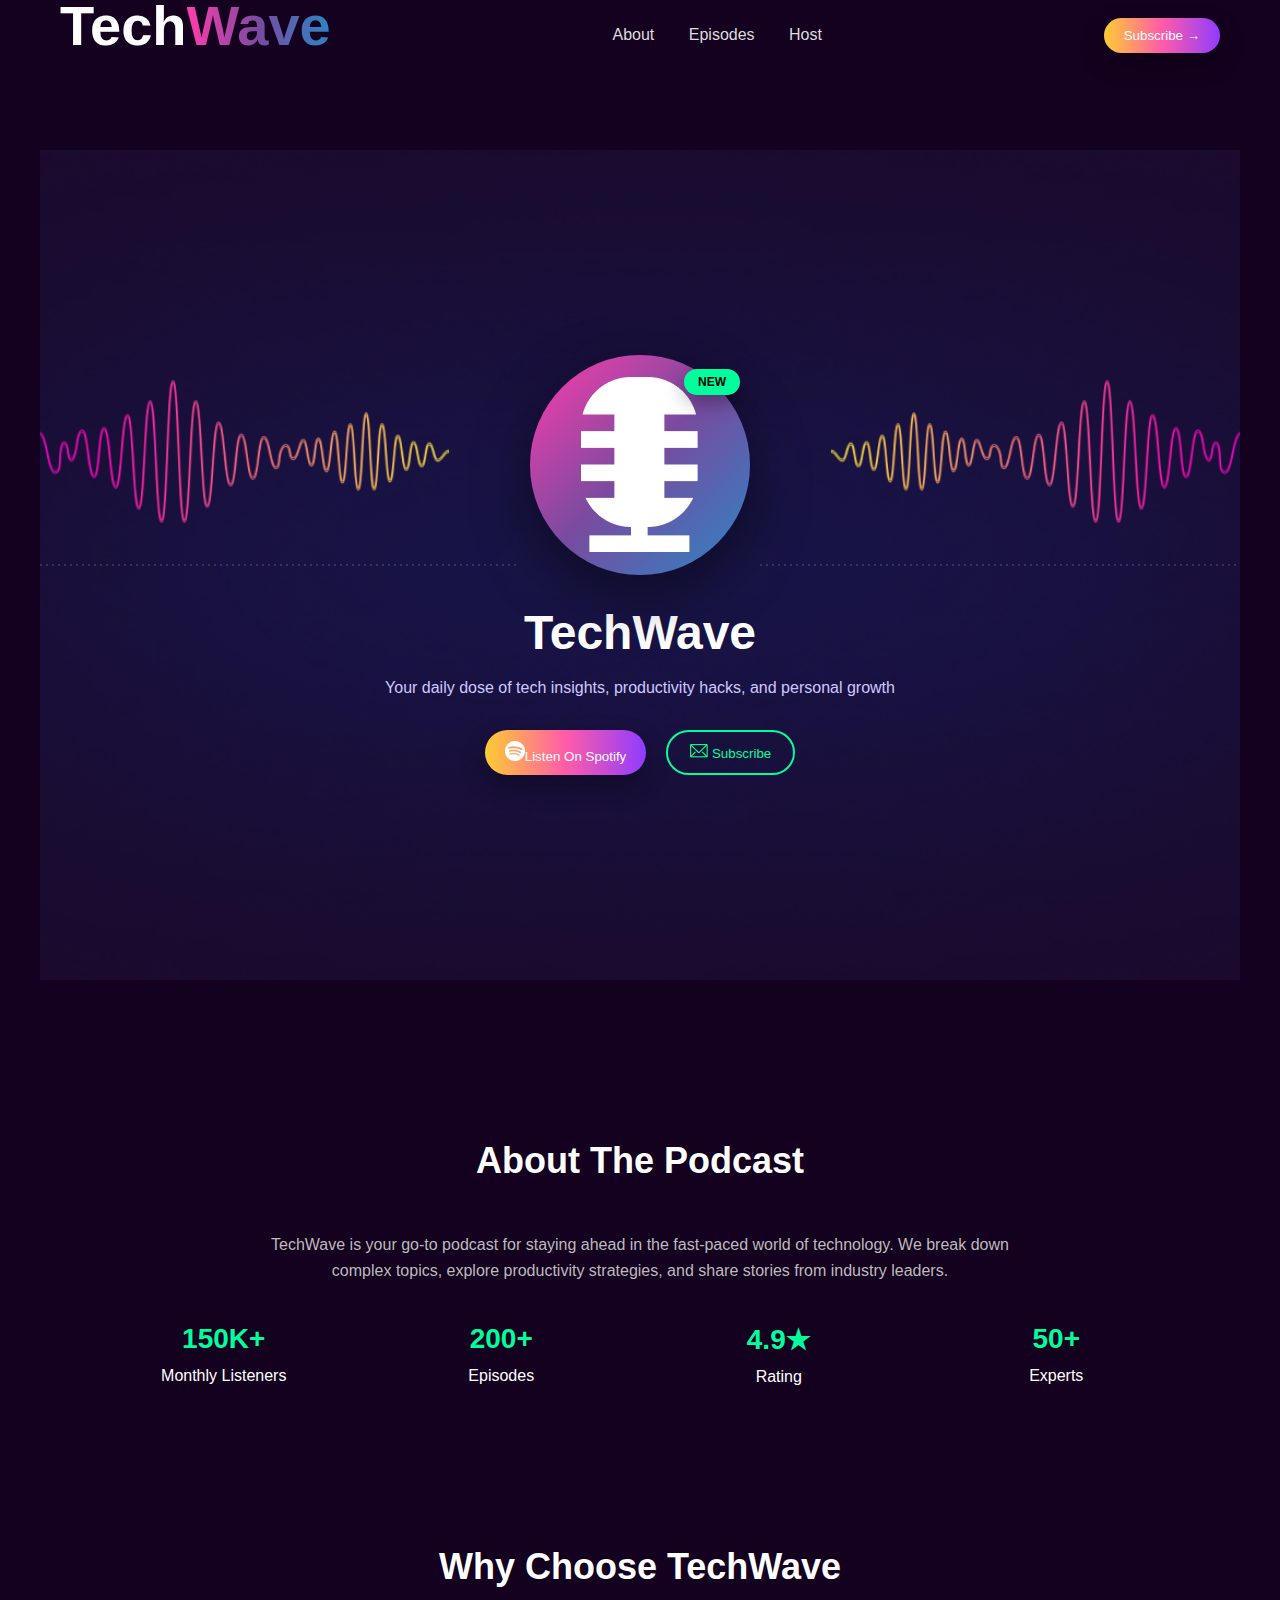
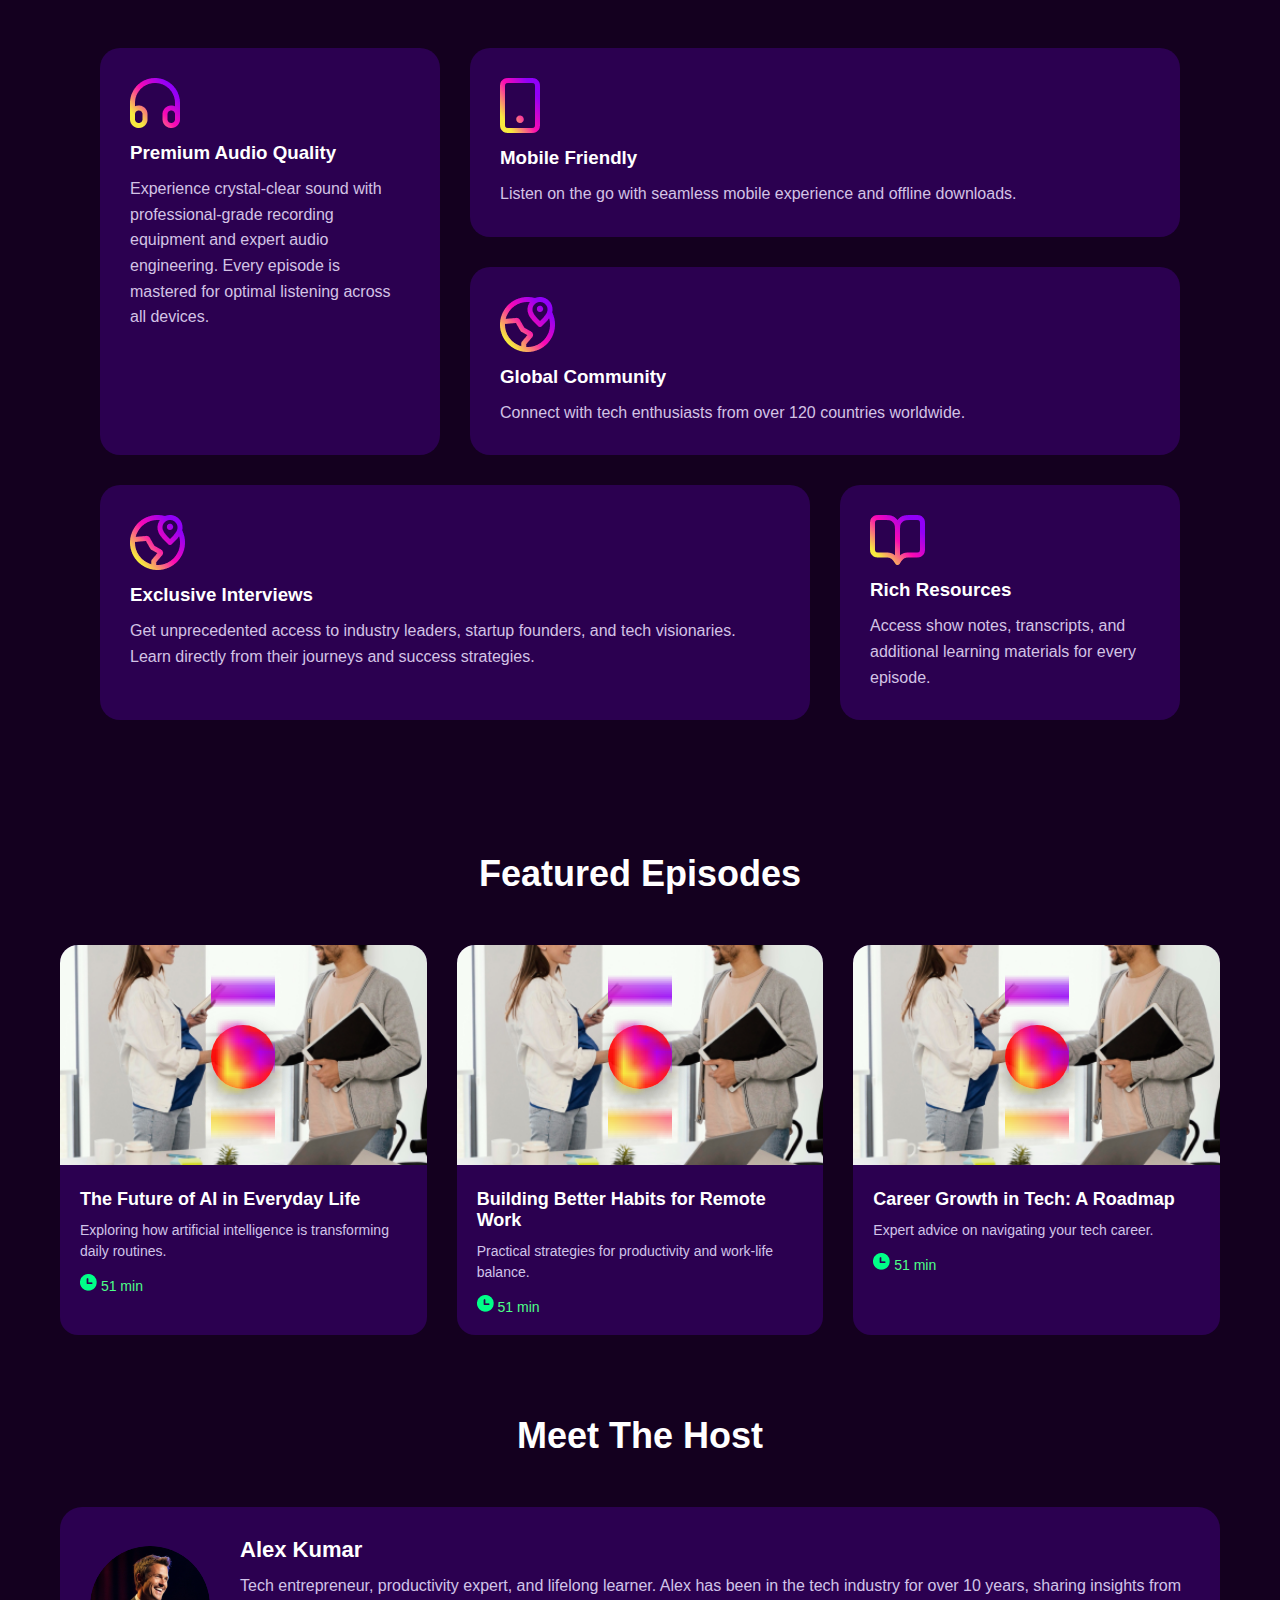
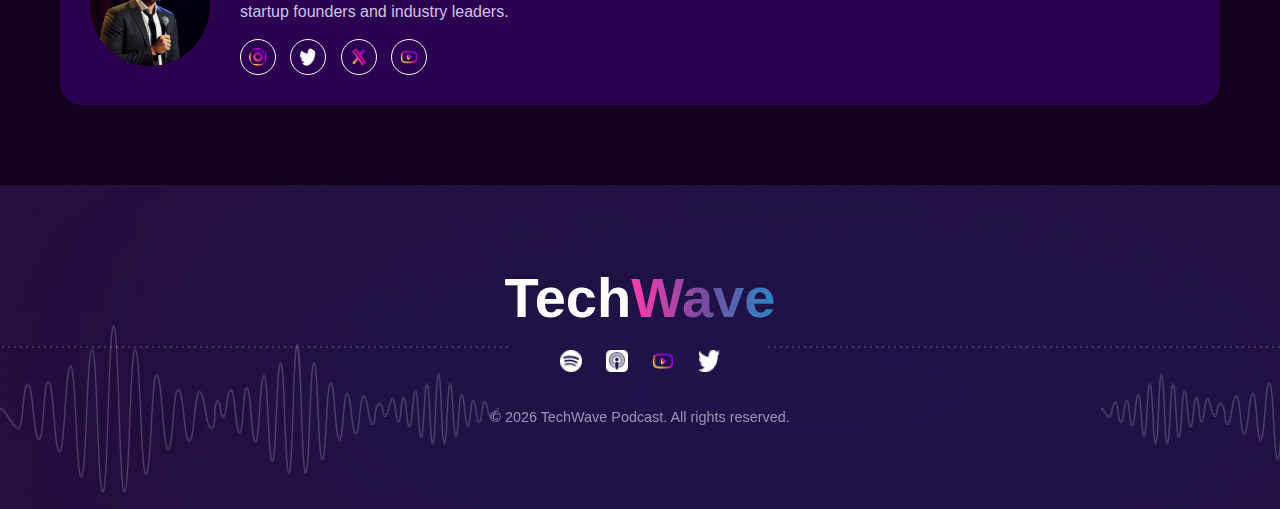
<file: index.html>
<!DOCTYPE html>
<html lang="en">
<head>
  <meta charset="UTF-8" />
  <meta name="viewport" content="width=device-width, initial-scale=1.0"/>
  <title>TechWave Podcast</title>
  <link rel="stylesheet" href="styles/style.css">
</head>
<body>

  <!-- Navbar -->
  <header class="navbar">
    <div class="logo">Tech<span>Wave</span></div>

    <nav class="nav-links">
      <a href="#">About</a>
      <a href="#">Episodes</a>
      <a href="#">Host</a>
    </nav>

    <button class="btn-primary">Subscribe →</button>
  </header>

  <!-- Hero Section -->
  <section class="hero">
    <div class="wave wave-left"></div>

    <div class="hero-content">
      <div class="mic-wrapper">
        <span class="badge">NEW</span>
        <div class="mic-circle">
          <img src="assets/microphone.png" alt="">
        </div>
      </div>

      <h1>TechWave</h1>
      <p>
        Your daily dose of tech insights, productivity hacks, and personal growth
      </p>

      <div class="hero-buttons">
        <button class="btn-primary"> 
            <img src="assets/spotify.png" alt=""><span>Listen On Spotify</span>
        </button>
        <button class="btn-outline"><img src="assets/message.png" alt=""> <span>Subscribe</span></button>
      </div>
    </div>

    <div class="wave wave-right "></div>
  </section>

  <!-- ABOUT -->
  <section class="about">
    <h2>About The Podcast </h2>
    <p>
      TechWave is your go-to podcast for staying ahead in the fast-paced world of technology.
      We break down complex topics, explore productivity strategies, and share stories from
      industry leaders.
    </p>

    <div class="stats">
      <div><h3>150K+</h3><span>Monthly Listeners</span></div>
      <div><h3>200+</h3><span>Episodes</span></div>
      <div><h3>4.9★</h3><span>Rating</span></div>
      <div><h3>50+</h3><span>Experts</span></div>
    </div>
  </section>

  <!-- FEATURES -->
   <div class="title">Why Choose TechWave</div>
  <section class="container">
   

    <div class="audio">
       <img src="assets/headphone.png" alt="">
      <h3>
        Premium Audio Quality
      </h3>
      <p>
        Experience crystal-clear sound with professional-grade recording
        equipment and expert audio engineering. Every episode is mastered
        for optimal listening across all devices.
      </p>
    </div>

    <div class="mobile">
      <img src="assets/device.png" alt="">
      <h3> Mobile Friendly</h3>
      <p>
        Listen on the go with seamless mobile experience and offline downloads.
      </p>
    </div>

    <div class="global">
      <img src="assets/location.png" alt="">
      <h3>Global Community</h3>
      <p>
        Connect with tech enthusiasts from over 120 countries worldwide.
      </p>
    </div>

    <div class="interview">
      <img src="assets/location.png" alt="">
      <h3> Exclusive Interviews</h3>
      <p>
        Get unprecedented access to industry leaders, startup founders,
        and tech visionaries. Learn directly from their journeys and success strategies.
      </p>
    </div>

    <div class="resources">
      <img src="assets/resource.png" alt="">
      <h3> Rich Resources</h3>
      <p>
        Access show notes, transcripts, and additional learning materials
        for every episode.
      </p>
    </div>
  </section>

  <!-- EPISODES -->
  

  <section>
  <h2>Featured Episodes</h2>

  <div class="episodes">

    <div class="card">
      <div class="card-img">
        <img src="assets/team4.png" alt="">
        <div class="play">
            <img src="assets/youtube.png" alt="">
        </div>
      </div>
      <div class="card-content">
        <h3>The Future of AI in Everyday Life</h3>
        <p>Exploring how artificial intelligence is transforming daily routines.</p>
       <div class="time"><img src="assets/clock.png" alt="">
        <span>51 min</span></div>
      </div>
      </div>
    

    <div class="card">
      <div class="card-img">
        <img src="assets/team4.png" alt="">
       <div class="play">
            <img src="assets/youtube.png" alt="">
        </div>
      </div>
      <div class="card-content">
        <h3>Building Better Habits for Remote Work</h3>
        <p>Practical strategies for productivity and work-life balance.</p>
        <div class="time"><img src="assets/clock.png" alt="">
        <span>51 min</span></div>
      </div>
    </div>

    <div class="card">
      <div class="card-img">
        <img src="assets/team4.png" alt="">
       <div class="play">
            <img src="assets/youtube.png" alt="">
        </div>
      </div>
      <div class="card-content">
        <h3>Career Growth in Tech: A Roadmap</h3>
        <p>Expert advice on navigating your tech career.</p>
        <div class="time"><img src="assets/clock.png" alt="">
        <span>51 min</span></div>
      </div>
    </div>

  </div>
</section>

<!-- MEET THE HOST -->
<section>
  <h2>Meet The Host</h2>

  <div class="host">
    <img src="assets/host.png" alt="">
    <div>
      <h3>Alex Kumar</h3>
      <p>
        Tech entrepreneur, productivity expert, and lifelong learner.
        Alex has been in the tech industry for over 10 years, sharing
        insights from startup founders and industry leaders.
      </p>
      <div class="socials">
        <span><img src="assets/instagram.png" alt=""></span>
        <span><img src="assets/twitter.png" alt=""></span>
        <span><img src="assets/x.png" alt=""></span>
        <span><img src="assets/youtube.png" alt=""></span>
        
      </div>
    </div>
  </div>
</section>



  <!-- FOOTER -->
  <!-- <footer>
    <h2>Tech<span>Wave</span></h2>
    <p>© 2026 TechWave Podcast. All rights reserved.</p>
  </footer> -->
  <footer class="techwave-footer">
  <div class="wave wave-left"></div>

  <div class="footer-content">
    <h1 class="logo">
      Tech<span>Wave</span>
    </h1>

    <div class="platforms">
      <a href="#" aria-label="Spotify">
        <img src="assets/spotify.png" alt="Spotify">
      </a>
      
      <a href="#" aria-label="Apple Podcasts">
        <img src="assets/apple-podcast.png" alt="Apple Podcasts">
      </a>
      <a href="#" aria-label="YouTube">
        <img src="assets/youtube.png" alt="YouTube">
      </a>
      <a href="#" aria-label="Twitter">
        <img src="assets/twitter.png" alt="Twitter">
      </a>
    </div>

    <p class="copyright">
      © 2026 TechWave Podcast. All rights reserved.
    </p>
  </div>

  <div class="wave wave-right"></div>
</footer>


</body>
</html>
</file>
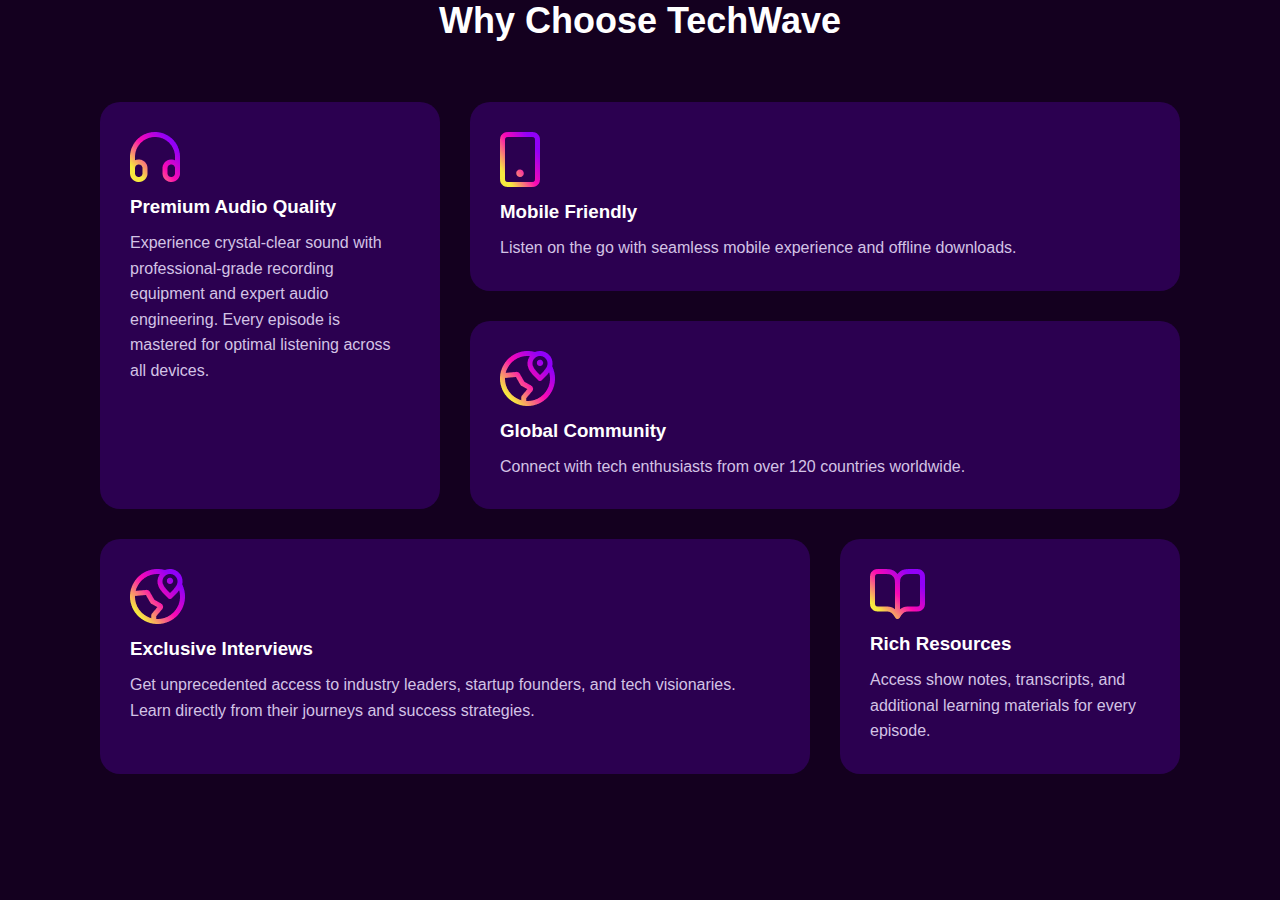
<file: feature.html>
<!-- <!DOCTYPE html>
<html lang="en">
<head>
  <meta charset="UTF-8">
  <meta name="viewport" content="width=device-width, initial-scale=1.0">
  <title>Why Choose TechWave</title>

  <style>
    *{
      margin:0;
      padding:0;
      box-sizing:border-box;
      font-family: Arial, Helvetica, sans-serif;
    }

    body{
      background:#12061f;
      color:#fff;
    }

    .techwave{
      max-width:1140px;
      margin:60px auto;
      display:grid;
      gap:30px;
      grid-template-areas:
        "title title title title"
        "audio mobile mobile mobile"
        "audio global global global"
        "interview interview interview resources";
    }

    /* ALL BOXES */
    .techwave > div{
      background:#2a0f4f;
      padding:30px;
      border-radius:12px;
    }

    /* TITLE (NO BOX) */
    .title{
      grid-area:title;
      background:transparent;
      padding:0;
      border-radius:0;
      text-align:center;
    }

    .title h3{
      font-size:30px;
      color:#ffd84d;
      margin-bottom:10px;
    }

    /* GRID AREAS */
    #audio{grid-area:audio;}
    #mobile{grid-area:mobile;}
    #global{grid-area:global;}
    #interview{grid-area:interview;}
    #resources{grid-area:resources;}

    p{
      color:#ddd;
      line-height:1.6;
    }

    /* MOBILE */
    @media(max-width:576px){
      .techwave{
        grid-template-areas:
          "title"
          "audio"
          "mobile"
          "global"
          "interview"
          "resources";
      }
    }

    /* TABLET */
    @media(min-width:577px) and (max-width:992px){
      .techwave{
        grid-template-areas:
          "title title"
          "audio mobile"
          "global global"
          "interview resources";
      }
    }
  </style>
</head>

<body>
   <div class="title">
    <h3>Why Choose TechWave</h3>
  </div>

<section class="techwave">

 

  <div id="audio">
    <h3>Premium Audio Quality</h3>
    <p>Crystal-clear sound with professional-grade recording and expert audio engineering.</p>
  </div>

  <div id="mobile">
    <h3>Mobile Friendly</h3>
    <p>Seamless mobile experience with offline downloads.</p>
  </div>

  <div id="global">
    <h3>Global Community</h3>
    <p>Connect with tech enthusiasts from over 120 countries worldwide.</p>
  </div>

  <div id="interview">
    <h3>Exclusive Interviews</h3>
    <p>In-depth conversations with founders, innovators, and industry leaders.</p>
  </div>

  <div id="resources">
    <h3>Rich Resources</h3>
    <p>Show notes, transcripts, and learning materials for every episode.</p>
  </div>

</section>

</body>
</html> -->
<!DOCTYPE html>
<html lang="en">
<head>
  <meta charset="UTF-8">
  <title>Why Choose TechWave</title>
  <meta name="viewport" content="width=device-width, initial-scale=1.0">

  <style>
    * {
      box-sizing: border-box;
      margin: 0;
      padding: 0;
      font-family: Arial, Helvetica, sans-serif;
      
    }

    body {
      background: #14001f;
      color: white;
    }
    .container{
  max-width: 1200px;
  margin: 0 auto;
  max-height: 785px;
}


    .container > div {
      background: #2b0050;
      padding: 30px;
      border-radius: 20px;
    }

    /* Grid Areas */
    .title {
      grid-area: title;
      text-align: center;
      font-size: 36px;
      font-weight: bold;
    }

    .audio {
      grid-area: audio;
    }

    .mobile {
      grid-area: mobile;
    }

    .global {
      grid-area: global;
    }

    .interview {
      grid-area: interview;
    }

    .resources {
      grid-area: resources;
    }

    .container {
      display: grid;
      gap: 30px;
      padding: 60px;
      grid-template-columns: repeat(3, 1fr);
  grid-template-rows: repeat(3,1fr);

      grid-template-areas:
       
        "audio mobile mobile "
        "audio global global "
        "interview interview  resources";
    }

    h3 {
      margin-bottom: 12px;
    }

    p {
      color: #d3c3e5;
      line-height: 1.6;
    }
.container > div img{
  margin-bottom: 10px;
}

    /* Mobile */
    @media screen and (max-width: 576px) {
      .container {
        grid-template-areas:
          "title"
          "audio"
          "mobile"
          "global"
          "interview"
          "resources";
      }
    }

    /* Tablet */
    @media screen and (min-width: 577px) and (max-width: 992px) {
      .container {
        grid-template-areas:
          "title title title"
          "audio audio mobile"
          "global global mobile"
          "interview interview resources";
      }
    }
  </style>
</head>

<body>
 <div class="title">Why Choose TechWave</div>
  <section class="container">
   

    <div class="audio">
       <img src="assets/headphone.png" alt="">
      <h3>
        Premium Audio Quality
      </h3>
      <p>
        Experience crystal-clear sound with professional-grade recording
        equipment and expert audio engineering. Every episode is mastered
        for optimal listening across all devices.
      </p>
    </div>

    <div class="mobile">
      <img src="assets/device.png" alt="">
      <h3> Mobile Friendly</h3>
      <p>
        Listen on the go with seamless mobile experience and offline downloads.
      </p>
    </div>

    <div class="global">
      <img src="assets/location.png" alt="">
      <h3>Global Community</h3>
      <p>
        Connect with tech enthusiasts from over 120 countries worldwide.
      </p>
    </div>

    <div class="interview">
      <img src="assets/location.png" alt="">
      <h3> Exclusive Interviews</h3>
      <p>
        Get unprecedented access to industry leaders, startup founders,
        and tech visionaries. Learn directly from their journeys and success strategies.
      </p>
    </div>

    <div class="resources">
      <img src="assets/resource.png" alt="">
      <h3> Rich Resources</h3>
      <p>
        Access show notes, transcripts, and additional learning materials
        for every episode.
      </p>
    </div>
  </section>

</body>
</html>
</file>
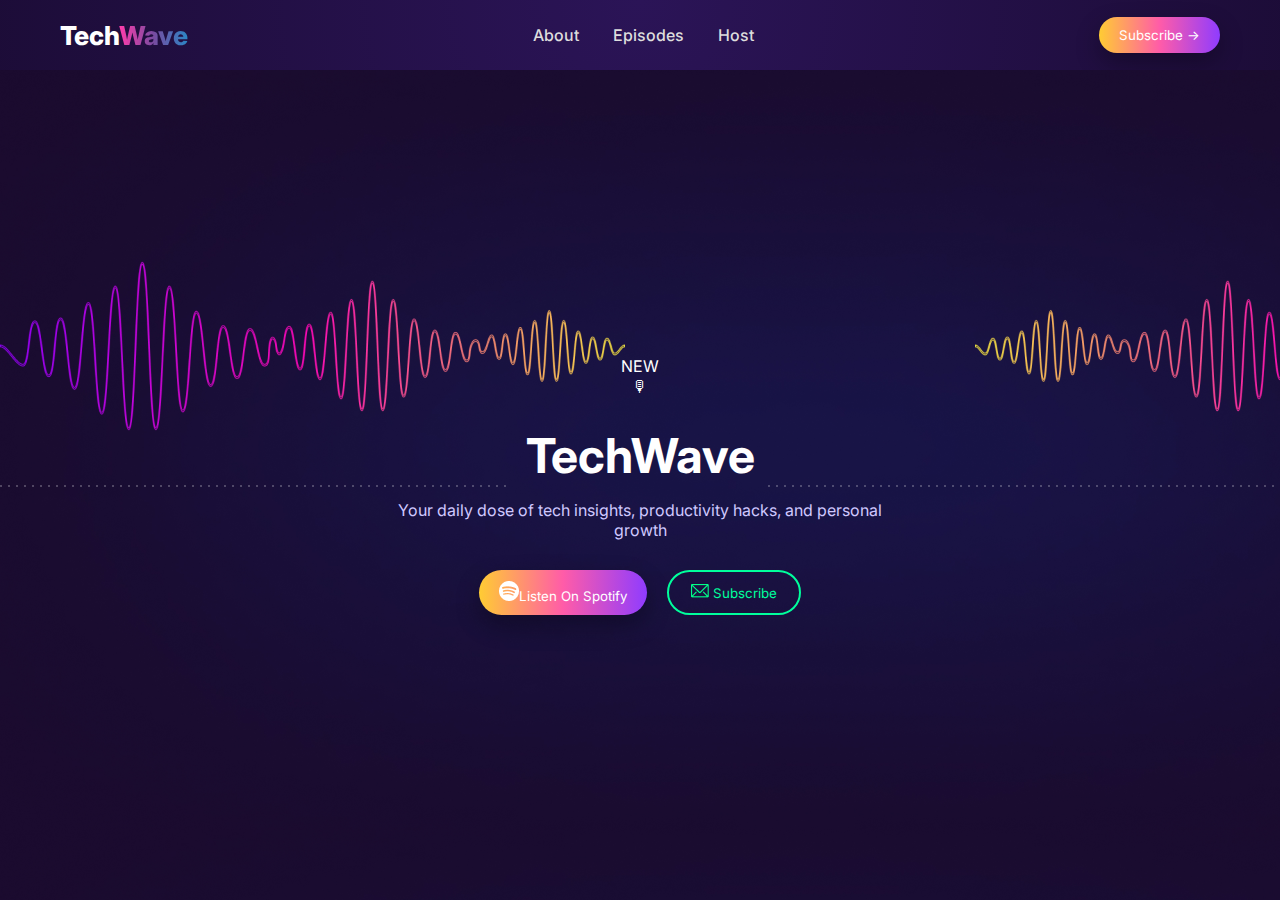
<file: section.html>
<!DOCTYPE html>
<html lang="en">
<head>
  <meta charset="UTF-8" />
  <meta name="viewport" content="width=device-width, initial-scale=1.0" />
  <title>TechWave Podcast</title>
  <link rel="stylesheet" href="styles/section.css" />
</head>
<body>

  <!-- Navbar -->
  <header class="navbar">
    <div class="logo">Tech<span>Wave</span></div>

    <nav class="nav-links">
      <a href="#">About</a>
      <a href="#">Episodes</a>
      <a href="#">Host</a>
    </nav>

    <button class="btn-primary">Subscribe →</button>
  </header>

  <!-- Hero Section -->
  <section class="hero">
    <div class="wave wave-left"></div>

    <div class="hero-content">
      <div class="mic-wrapper">
        <span class="badge">NEW</span>
        <div class="mic-circle">
          🎙
        </div>
      </div>

      <h1>TechWave</h1>
      <p>
        Your daily dose of tech insights, productivity hacks, and personal growth
      </p>

      <div class="hero-buttons">
        <button class="btn-primary"> 
            <img src="assets/spotify.png" alt=""><span>Listen On Spotify</span>
        </button>
        <button class="btn-outline"><img src="assets/message.png" alt=""> <span>Subscribe</span></button>
      </div>
    </div>

    <div class="wave wave-right"></div>
  </section>

</body>
</html>
</file>
<file: styles/style.css>
@import url('https://fonts.googleapis.com/css2?family=Inter:wght@400;600;800&display=swap');

* {
  margin: 0;
  padding: 0;
  box-sizing: border-box;
  font-family: 'Inter', sans-serif;
}

body {
  background: radial-gradient(circle at top, #2b1457, #120722);
  color: white;
}

/* Navbar */
.navbar {
  height: 70px;
  padding: 0 60px;
  display: flex;
  align-items: center;
  justify-content: space-between;
}

.logo {
  font-size: 26px;
  font-weight: 800;
}

.logo span {
  background: linear-gradient(90deg, #ff3cac, #784ba0, #2b86c5);
  -webkit-background-clip: text;
  -webkit-text-fill-color: transparent;
}

.nav-links a {
  margin: 0 15px;
  text-decoration: none;
  color: #ddd;
  font-weight: 500;
}

.btn-primary {
  padding: 10px 20px;
  border: none;
  border-radius: 25px;
   background: linear-gradient(
    90deg,
    #ffcc33,
    #ff5ca8,
    #8f3cff
  );
  box-shadow:0 10px 25px rgba(0,0,0,0.3);
  transition:transform 0.2s ease;
  color: white;
  cursor: pointer;
}


 .hero {
  position: relative;
  min-height: calc(100vh - 70px);
  display: flex;
  align-items: center;
  justify-content: center;
  overflow: hidden;
  background-image: url("../assets/hero-bg.png") ;
  background-size: cover;       
  background-position: center;  
  background-repeat: no-repeat;  
}



 .hero-content {
  text-align: center;
  z-index: 2;
  display: flex;
  flex-direction: column;
  align-items: center;
}



 .mic-wrapper {
  position: relative;
  display: inline-flex;
  align-items: center;
  justify-content: center;
}


 .mic-circle {
  width: 220px;
  height: 220px;
  border-radius: 50%;
  background: linear-gradient(135deg, #ff3cac, #784ba0, #2b86c5);
  display: flex;
  align-items: center;
  justify-content: center;
  font-size: 90px;
  box-shadow: 0 20px 60px rgba(0,0,0,0.45);
}



 .badge {
  position: absolute;
  top: 14px;
  right: 10px;
  background: #00ff9c;
  color: #000;
  padding: 6px 14px;
  border-radius: 20px;
  font-size: 12px;
  font-weight: 700;
  z-index: 3;
  box-shadow: 0 6px 20px rgba(0,0,0,0.35);
}


/* Text */
.hero h1 {
  font-size: 48px;
  margin-top: 30px;
}

.hero p {
  max-width: 520px;
  margin: 15px auto 30px;
  color: #cfc8ff;
}

/* Buttons */
.hero-buttons {
  display: flex;
  justify-content: center;
  gap: 20px;
}



.btn-outline {
  padding: 12px 22px;
  border-radius: 25px;
  border: 2px solid #00ff9c;
  background: transparent;
  color: #00ff9c;
  cursor: pointer;
}

/* Waves */
.wave {
  position: absolute;
  top: 50%;
  width: 40%;
  height: 2px;
  background: repeating-linear-gradient(
    to right,
    rgba(255,255,255,0.6),
    rgba(255,255,255,0.6) 2px,
    transparent 2px,
    transparent 8px
  );
  opacity: 0.4;
}

.wave-left {
  left: 0;
}

.wave-right {
  right: 0;
}


/* ABOUT */
.about{
  padding:80px 60px;
  text-align:center;
}

.about p{
  max-width:800px;
  margin:20px auto;
  color:#bbb;
}

.stats{
  display:grid;
  grid-template-columns:repeat(4,1fr);
  gap:30px;
  margin-top:40px;
}

.stats h3{
  color:#00ff9c;
  font-size:28px;
}






 * {
      box-sizing: border-box;
      margin: 0;
      padding: 0;
      font-family: Arial, Helvetica, sans-serif;
      
    }

    body {
      background: #14001f;
      color: white;
    }
    .container{
  max-width: 1200px;
  margin: 0 auto;
  max-height: 785px;
}


    .container > div {
      background: #2b0050;
      padding: 30px;
      border-radius: 20px;
    }

    /* Grid Areas */
    .title {
      grid-area: title;
      text-align: center;
      font-size: 36px;
      font-weight: bold;
    }

    .audio {
      grid-area: audio;
    }

    .mobile {
      grid-area: mobile;
    }

    .global {
      grid-area: global;
    }

    .interview {
      grid-area: interview;
    }

    .resources {
      grid-area: resources;
    }

    .container {
      display: grid;
      gap: 30px;
      padding: 60px;
      grid-template-columns: repeat(3, 1fr);
  grid-template-rows: repeat(3,1fr);

      grid-template-areas:
       
        "audio mobile mobile "
        "audio global global "
        "interview interview  resources";
    }

    h3 {
      margin-bottom: 12px;
    }

    p {
      color: #d3c3e5;
      line-height: 1.6;
    }
.container > div img{
  margin-bottom: 10px;
}

    /* Mobile */
    @media screen and (max-width: 576px) {
      .container {
        grid-template-areas:
          "title"
          "audio"
          "mobile"
          "global"
          "interview"
          "resources";
      }
    }

    /* Tablet */
    @media screen and (min-width: 577px) and (max-width: 992px) {
      .container {
        grid-template-areas:
          "title title title"
          "audio audio mobile"
          "global global mobile"
          "interview interview resources";
      }
    }

/* EPISODES */
section{
  max-width:1200px;
  margin:80px auto;
  padding:0 20px;
}

h2{
  text-align:center;
  font-size:36px;
  margin-bottom:50px;
}

/* ---------- FEATURED EPISODES ---------- */
.episodes{
  display:grid;
  grid-template-columns: repeat(3,1fr);
  gap:30px;
}

.card{
  background:#2b0050;
  border-radius:18px;
  overflow:hidden;
}

.card-img{
  position:relative;
}

.card-img img{
  width:100%;
  height:220px;
  object-fit:cover;
}

.play{
  position:absolute;
  top:50%;
  left:50%;
  transform:translate(-50%,-50%);
   background:#ff2fa0;
  width:50px;
  height:50px;
  border-radius:50%;
  display:flex;
  align-items:center;
  justify-content:center;
  font-size:20px;
} 
 .play{ 
  position: absolute;
  top: 50%;
  left: 50%;
  transform: translate(-50%, -50%);

  width: 64px;
  height: 64px;
   background: rgba(255, 0, 0, 0.9); 
   border-radius: 50%;

  display: flex;
  align-items: center;
  justify-content: center;

  cursor: pointer; 
   box-shadow: 0 10px 25px rgba(0,0,0,0.4); }

.card-content{
  padding:20px;
}

.card-content h3{
  font-size:18px;
  margin-bottom:10px;
}

.card-content p{
  font-size:14px;
  color:#d1c4e9;
  line-height:1.5;
}

.time{
  margin-top:12px;
  font-size:14px;
  color:#4dff88;
}

/* ---------- MEET THE HOST ---------- */
.host{
  background:#2b0050;
  border-radius:22px;
  padding:30px;
  display:flex;
  gap:30px;
  align-items:center;
}

.host img{
  width:120px;
  height:120px;
  border-radius:50%;
  /* object-fit:cover; */
}

.host h3{
  font-size:22px;
  margin-bottom:10px;
}

.host p{
  color:#d1c4e9;
  line-height:1.6;
  margin-bottom:15px;
}


 .socials span{
  display: inline-flex;
  width: 36px;
  height: 36px;
  border-radius: 50%;
  border: 1px solid white;
 
  align-items: center;
  justify-content: center;
  margin-right: 10px;
  cursor: pointer;
}

.socials span img{
  width: 18px;
  height: 18px;
}

/* Footer */
.techwave-footer {
  position: relative;
  background-image: url(../assets/footer-bg.png);
  
  padding: 80px 20px;
  overflow: hidden;
  color: #cfc8ff;
}

.footer-content {
  text-align: center;
  z-index: 2;
  position: relative;
}

.logo {
  font-size: 3.5rem;
  font-weight: 800;
  margin-bottom: 20px;
  color: #ffffff;
}

.logo span {
  background: linear-gradient(90deg, #ff3cac, #784ba0, #2b86c5);
  -webkit-background-clip: text;
  -webkit-text-fill-color: transparent;
}

.platforms {
  display: flex;
  justify-content: center;
  gap: 24px;
  margin: 20px 0 30px;
}

.platforms a img {
  width: 22px;
  height: 22px;
 
}

.platforms a:hover img {
  transform: scale(1.15);
  opacity: 1;
}

.copyright {
  font-size: 0.9rem;
  opacity: 0.7;
}

/* Wave graphics */
.wave {
  position: absolute;
  top: 50%;
  width: 45%;
  height: 2px;
  background: repeating-linear-gradient(
    to right,
    rgba(255, 255, 255, 0.4),
    rgba(255, 255, 255, 0.4) 2px,
    transparent 2px,
    transparent 6px
  );
  opacity: 0.35;
}

.wave-left {
  left: -5%;
  transform: translateY(-50%);
}

.wave-right {
  right: -5%;
  transform: translateY(-50%);
}

/* Responsive */
@media (max-width: 768px) {
  .logo {
    font-size: 2.5rem;
  }

  .wave {
    display: none;
  }
}



/* ---------- RESPONSIVE ---------- */
@media(max-width:900px){
  .episodes{
    grid-template-columns:1fr;
  }

  .host{
    flex-direction:column;
    text-align:center;
  }
}

/* FOOTER */
footer{
  padding:40px;
  
  text-align:center;
  background:#12061f;
}

footer span{
  color:#ff4ecd;
}

/* RESPONSIVE */
@media(max-width:768px){
  .stats{
    grid-template-columns:repeat(2,1fr);
  }
  .navbar{
    flex-direction:column;
    gap:15px;
  }
}
/* ---------------- SMALL DEVICES (MAX-WIDTH: 576PX) ---------------- */
@media (max-width: 576px) {

  /* Navbar */
  .navbar {
    flex-direction: column;
    align-items: center;
    padding: 20px;
    gap: 15px;
  }

  .nav-links {
    display: flex;
    flex-direction: column;
    align-items: center;
    gap: 10px;
  }

  .btn-primary {
    width: 100%;
    max-width: 200px;
  }

  /* Hero Section */
  .hero {
    min-height: auto;
    padding: 40px 20px;
    background-position: center;
  }

  .hero-content h1 {
    font-size: 32px;
    margin-top: 20px;
  }

  .hero-content p {
    font-size: 14px;
    max-width: 90%;
    margin-bottom: 20px;
  }

  .hero-buttons {
    flex-direction: column;
    gap: 15px;
  }

  .mic-circle {
    width: 160px;
    height: 160px;
    font-size: 70px;
  }

  .badge {
    top: 10px;
    right: -5px;
    padding: 4px 10px;
    font-size: 10px;
  }

  /* About Section */
  .about {
    padding: 40px 20px;
  }

  .stats {
    grid-template-columns: 1fr;
    gap: 20px;
  }

  /* Features / Container */
  .container {
    display: grid;
    grid-template-areas:
      "title"
      "audio"
      "mobile"
      "global"
      "interview"
      "resources";
    padding: 30px 15px;
    gap: 20px;
  }

  /* Episodes */
  .episodes {
    grid-template-columns: 1fr;
    gap: 20px;
  }

  .card-img img {
    height: 180px;
  }

  .card-content h3 {
    font-size: 16px;
  }

  .card-content p {
    font-size: 13px;
  }

  .time {
    font-size: 12px;
  }

  /* Meet the Host */
  .host {
    flex-direction: column;
    text-align: center;
    gap: 20px;
    padding: 20px;
  }

  .host img {
    width: 100px;
    height: 100px;
  }

  .host h3 {
    font-size: 18px;
  }

  .host p {
    font-size: 14px;
  }

  /* Footer */
  .footer-content {
    padding: 20px;
  }

  .logo {
    font-size: 2rem;
    margin-bottom: 15px;
  }

  .platforms {
    flex-wrap: wrap;
    gap: 15px;
    justify-content: center;
  }

  .platforms a img {
    width: 20px;
    height: 20px;
  }
}
</file>
<file: styles/section.css>
/* Google Font */
@import url('https://fonts.googleapis.com/css2?family=Inter:wght@400;600;800&display=swap');

* {
  margin: 0;
  padding: 0;
  box-sizing: border-box;
  font-family: 'Inter', sans-serif;
}

body {
  background: radial-gradient(circle at top, #2b1457, #120722);
  color: white;
}

/* Navbar */
.navbar {
  height: 70px;
  padding: 0 60px;
  display: flex;
  align-items: center;
  justify-content: space-between;
}

.logo {
  font-size: 26px;
  font-weight: 800;
}

.logo span {
  background: linear-gradient(90deg, #ff3cac, #784ba0, #2b86c5);
  -webkit-background-clip: text;
  -webkit-text-fill-color: transparent;
}

.nav-links a {
  margin: 0 15px;
  text-decoration: none;
  color: #ddd;
  font-weight: 500;
}

.btn-primary {
  padding: 10px 20px;
  border: none;
  border-radius: 25px;
   background: linear-gradient(
    90deg,
    #ffcc33,
    #ff5ca8,
    #8f3cff
  );
  box-shadow:0 10px 25px rgba(0,0,0,0.3);
  transition:transform 0.2s ease;
  color: white;
  cursor: pointer;
}

/* Hero Section */
.hero {
  position: relative;
  height: calc(100vh - 70px);
  display: flex;
  align-items: center;
  justify-content: center;
  overflow: hidden;
  background-image: url("../assets/hero-bg.png");
}

.hero-content {
  text-align: center;
  z-index: 2;
}

/* Microphone */
/* .mic-wrapper {
  position: relative;
  display: inline-block;
}

.mic-circle {
  width: 180px;
  height: 180px;
  border-radius: 50%;
  background: linear-gradient(135deg, #ff3cac, #784ba0, #2b86c5);
  display: flex;
  align-items: center;
  justify-content: center;
  font-size: 80px;
}

.badge {
  position: absolute;
  top: 10px;
  right: -10px;
  background: #00ff9c;
  color: black;
  padding: 5px 12px;
  border-radius: 20px;
  font-size: 12px;
  font-weight: 600;
} */

/* Text */
.hero h1 {
  font-size: 48px;
  margin-top: 30px;
}

.hero p {
  max-width: 520px;
  margin: 15px auto 30px;
  color: #cfc8ff;
}

/* Buttons */
.hero-buttons {
  display: flex;
  justify-content: center;
  gap: 20px;
}



.btn-outline {
  padding: 12px 22px;
  border-radius: 25px;
  border: 2px solid #00ff9c;
  background: transparent;
  color: #00ff9c;
  cursor: pointer;
}

/* Waves */
.wave {
  position: absolute;
  top: 50%;
  width: 40%;
  height: 2px;
  background: repeating-linear-gradient(
    to right,
    rgba(255,255,255,0.6),
    rgba(255,255,255,0.6) 2px,
    transparent 2px,
    transparent 8px
  );
  opacity: 0.4;
}

.wave-left {
  left: 0;
}

.wave-right {
  right: 0;
}
</file>
